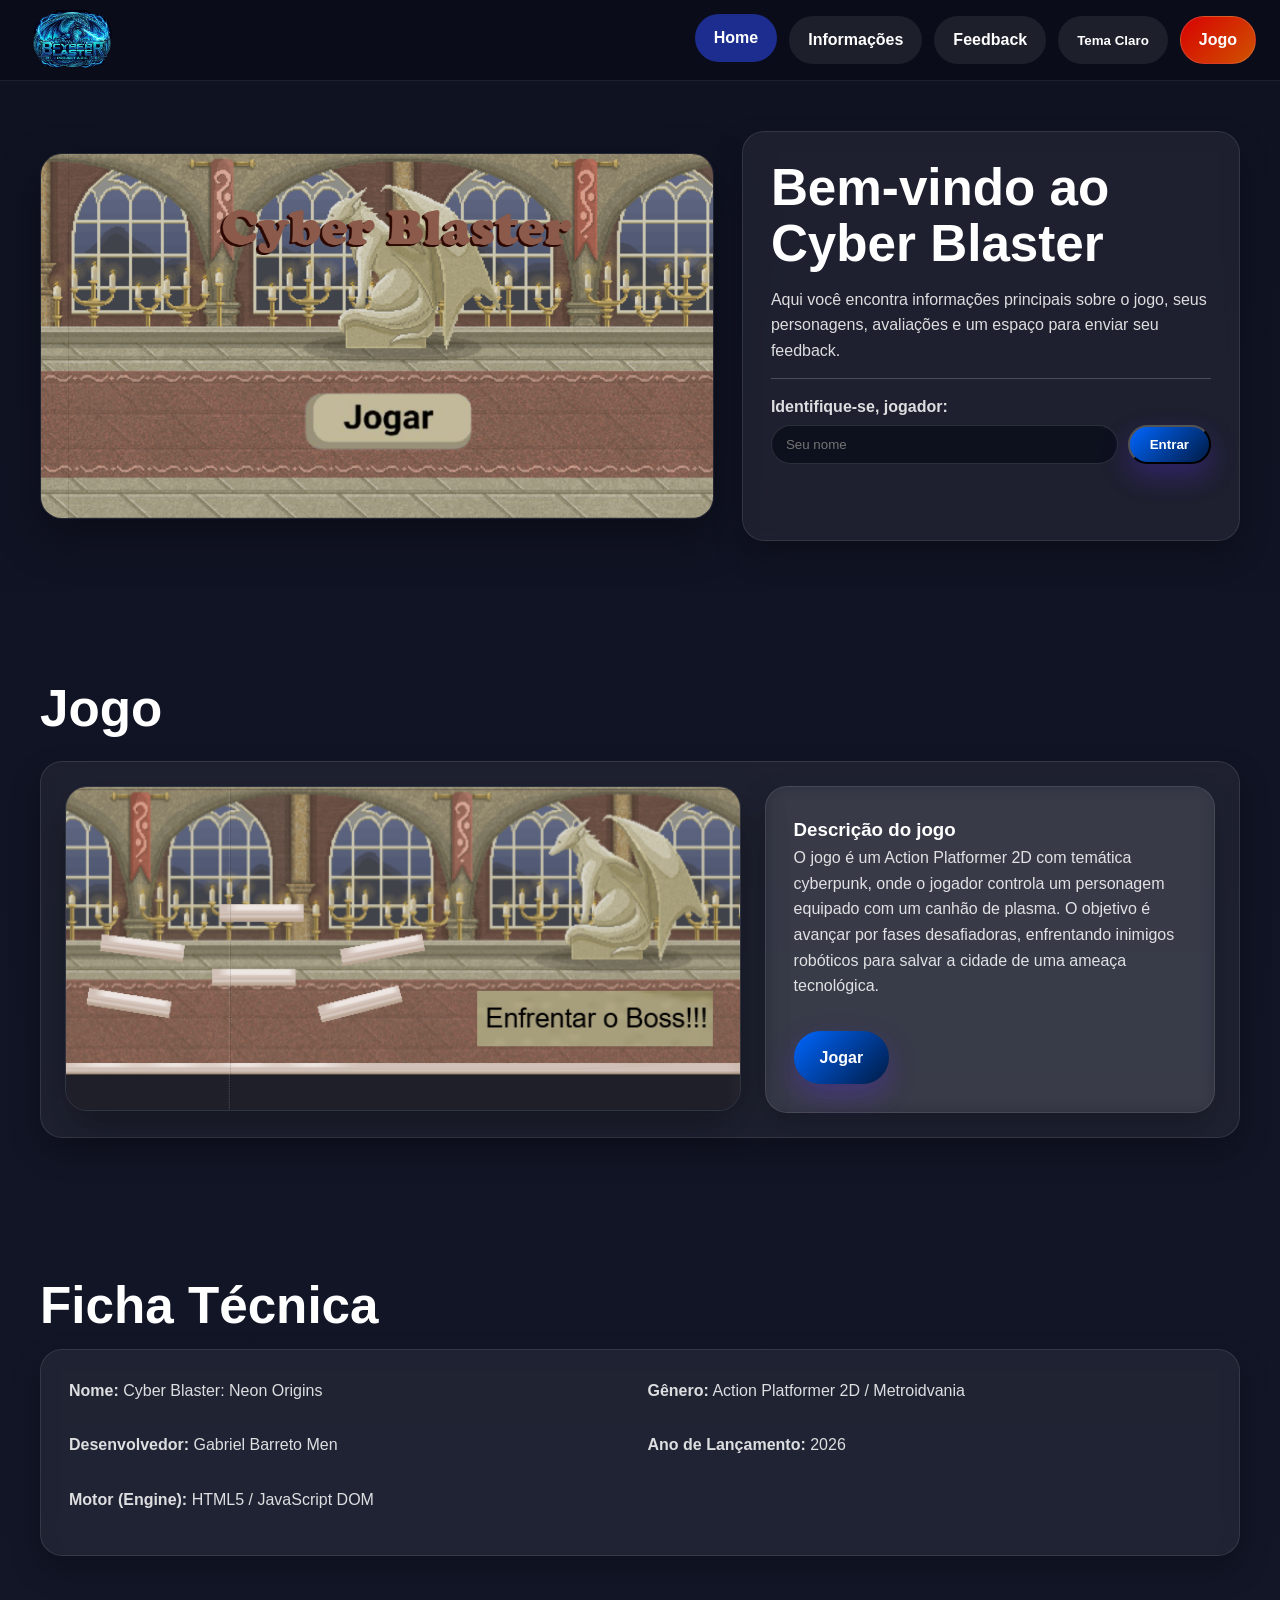
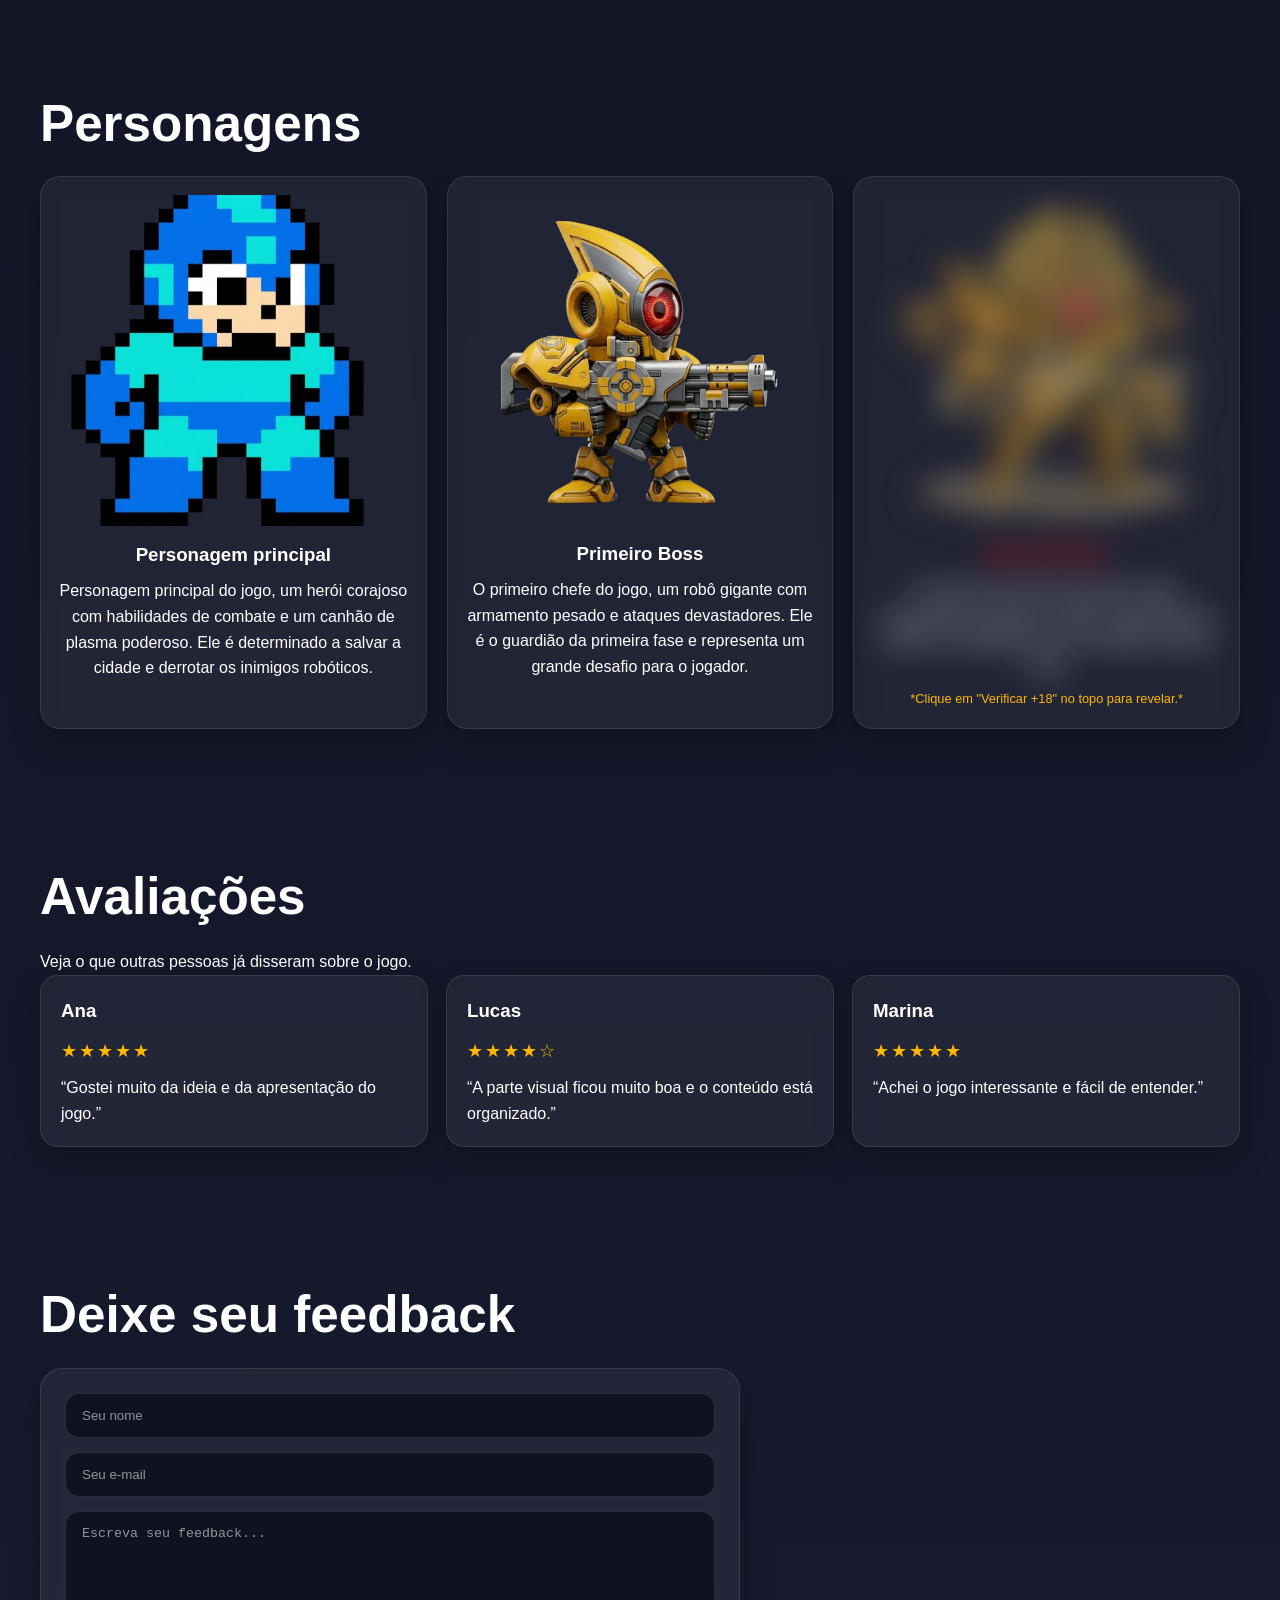
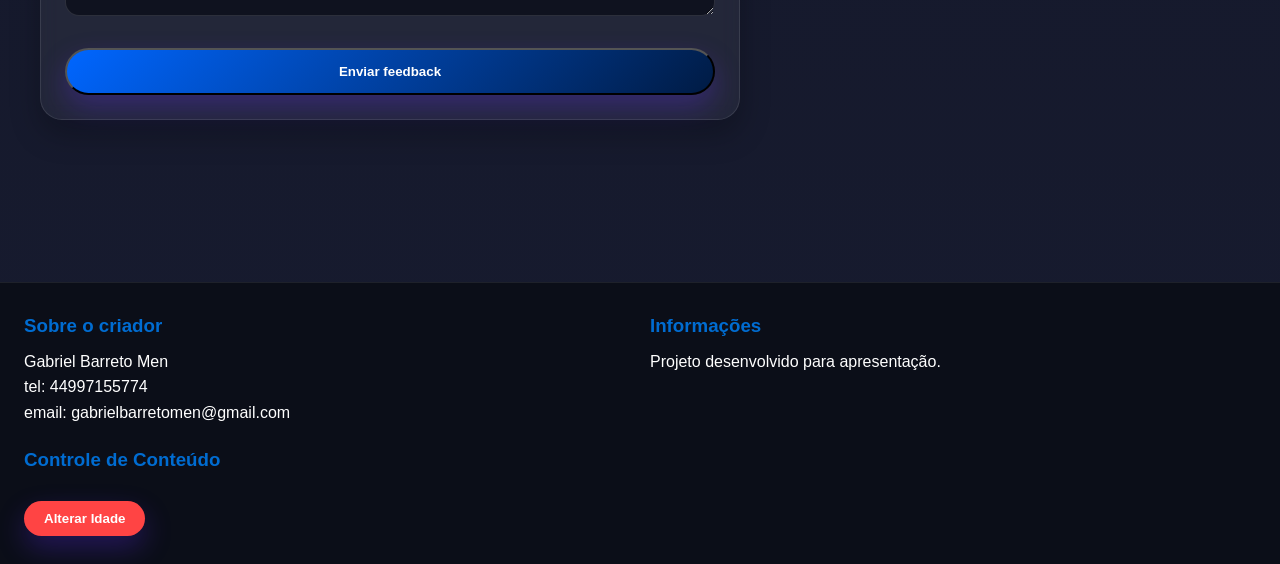
<file: index.html>
<!doctype html>
<html lang="pt-BR">
<head>
    <meta charset="UTF-8" />
    <meta name="viewport" content="width=device-width, initial-scale=1.0" />
    <title>Site do Cyber Blaster</title>
    <link rel="stylesheet" href="style.css" />
    <link rel="icon" type="image/png" href="image/logo.png">
</head>
<body>
    <header class="header">
        <div class="logo">
            <img src="image/logo.png" alt="Logo do jogo" />
        </div>
    
        <nav class="nav">
            <a href="index.html" class="nav-btn active">Home</a>
            <a href="informacoes.html" class="nav-btn">Informações</a>
            <a href="index.html#feedback" class="nav-btn">Feedback</a>
            
            <button id="themeBtn" class="nav-btn">Tema Claro</button>
            
            <a href="jogo.html" class="nav-btn destaque">Jogo</a>
        </nav>
    </header>

    <main>
    <section id="home" class="hero section">
        <div class="hero-image">
            <img src="image/fotojogo.png" alt="Imagem do jogo" />
        </div>

        <div class="hero-text">
            <h1>Bem-vindo ao Cyber Blaster</h1>
            <p>Aqui você encontra informações principais sobre o jogo, seus personagens, avaliações e um espaço para enviar seu feedback.</p>
            
            <div style="margin-top: 15px; padding-top: 15px; border-top: 1px solid rgba(255,255,255,0.2);">
                <p style="margin-bottom: 5px; font-weight: bold;">Identifique-se, jogador:</p>
                <div style="display: flex; gap: 10px;">
                    <input type="text" id="greetInput" placeholder="Seu nome" class="custom-input" />
                    <button id="greetBtn" class="btn-primary" style="margin-top: 0; padding: 10px 20px;">Entrar</button>
                </div>
                <p id="greetMessage" style="margin-top: 10px; font-weight: bold; min-height: 24px;"></p>
            </div>
        </div>
    </section>

    <section id="jogo" class="game-highlight section">
        <h2>Jogo</h2>
        <div class="game-box">
            <div class="game-video">
                <img src="image/fotofase.png" alt="Área do jogo" />
            </div>
            <div class="game-info">
                <h3>Descrição do jogo</h3>
                <p>O jogo é um Action Platformer 2D com temática cyberpunk, onde o jogador controla um personagem equipado com um canhão de plasma. O objetivo é avançar por fases desafiadoras, enfrentando inimigos robóticos para salvar a cidade de uma ameaça tecnológica.</p>
                <a href="jogo.html" class="btn-primary">Jogar</a>
            </div>
        </div>
    </section>

    <section class="section">
        <h2>Ficha Técnica</h2>
        <div class="game-info" style="display: grid; grid-template-columns: 1fr 1fr; gap: 15px;">
            <p><strong>Nome:</strong> <span id="info-title">...</span></p>
            <p><strong>Gênero:</strong> <span id="info-genre">...</span></p>
            <p><strong>Desenvolvedor:</strong> <span id="info-dev">...</span></p>
            <p><strong>Ano de Lançamento:</strong> <span id="info-year">...</span></p>
            <p><strong>Motor (Engine):</strong> <span id="info-engine">...</span></p>
        </div>
    </section>

    <section id="personagens" class="section characters">
        <h2>Personagens</h2>

        <div class="character-grid">
            <article class="character-card">
                <img src="image/personagem.png" alt="Personagem 1" />
                <h3>Personagem principal</h3>
                <p>Personagem principal do jogo, um herói corajoso com habilidades de combate e um canhão de plasma poderoso. Ele é determinado a salvar a cidade e derrotar os inimigos robóticos.</p>
            </article>

            <article class="character-card">
                <img src="image/boss1.png" alt="Personagem 2" />
                <h3>Primeiro Boss</h3>
                <p>O primeiro chefe do jogo, um robô gigante com armamento pesado e ataques devastadores. Ele é o guardião da primeira fase e representa um grande desafio para o jogador.</p>
            </article>

            <article class="character-card">
                <div id="sensitive-content" style="filter: blur(15px); transition: filter 0.5s ease;">
                    <img src="image/boss2.png" alt="Personagem 3" />
                    <h3 style="color: red;">Boss Secreto</h3>
                    <p>O irmão mais velho do primeiro chefe, comandante de todos os robôs. Extremamente violento e classificado como conteúdo sensível (+18).</p>
                </div>
                <p id="blur-warning" style="margin-top: 10px; font-size: 0.8rem; color: #ffb703;">*Clique em "Verificar +18" no topo para revelar.*</p>
            </article>
        </div>
    </section>

    <section class="section reviews">
        <h2>Avaliações</h2>
        <p>Veja o que outras pessoas já disseram sobre o jogo.</p>
        <div class="review-list" id="reviewList">
            <article class="review-card">
                <h3>Ana</h3>
                <div class="stars">★★★★★</div>
                <p>“Gostei muito da ideia e da apresentação do jogo.”</p>
            </article>
            <article class="review-card">
                <h3>Lucas</h3>
                <div class="stars">★★★★☆</div>
                <p>“A parte visual ficou muito boa e o conteúdo está organizado.”</p>
            </article>
            <article class="review-card">
                <h3>Marina</h3>
                <div class="stars">★★★★★</div>
                <p>“Achei o jogo interessante e fácil de entender.”</p>
            </article>
        </div>
    </section>

    <section id="feedback" class="section feedback">
        <h2>Deixe seu feedback</h2>
        <form class="feedback-form" id="feedbackForm">
            <input type="text" id="name" placeholder="Seu nome" required />
            <input type="email" id="email" placeholder="Seu e-mail" required />
            <textarea id="message" rows="5" placeholder="Escreva seu feedback..." required></textarea>
            <button type="submit" class="btn-primary">Enviar feedback</button>
        </form>
        <p id="formMessage" class="form-message"></p>
    </section>
    </main>

    <footer class="footer">
        <div>
            <h3>Sobre o criador</h3>
            <p>Gabriel Barreto Men</p>
            <p>tel: 44997155774</p>
            <p>email: gabrielbarretomen@gmail.com</p>
        </div>
        <div>
            <h3>Informações</h3>
            <p>Projeto desenvolvido para apresentação.</p>
        </div>
        <div>
            <h3>Controle de Conteúdo</h3>
            <button id="checkAgeBtn" class="btn-primary" style="background: #ff4444; border: none; padding: 10px 20px;">Alterar Idade</button>
        </div>
    </footer>

    <script src="main.js"></script>
</body>
</html>
</file>
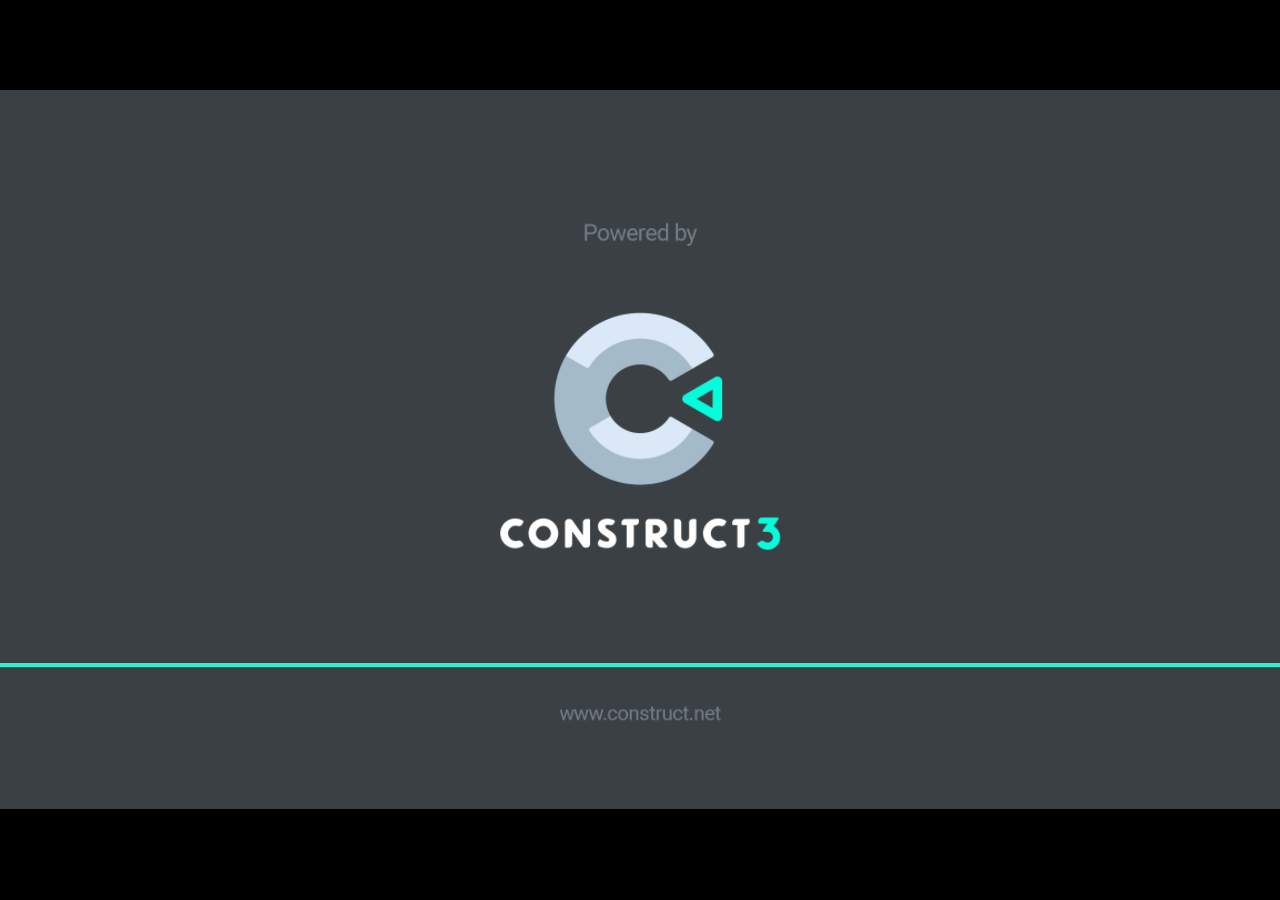
<file: jogo/index.html>
<!DOCTYPE html>
<html>
<head>
    <meta charset="UTF-8">
	<title>Primeiro jogo - 1° Bimestre</title>
	<meta name="viewport" content="width=device-width, initial-scale=1.0, maximum-scale=1.0, minimum-scale=1.0, user-scalable=no">
	
	<!-- Made with Construct, the game and app creator :: https://www.construct.net -->
	<meta name="generator" content="Scirra Construct">



	<link rel="manifest" href="appmanifest.json">
	<link rel="apple-touch-icon" sizes="128x128" href="icons/icon-128.png">
	<link rel="apple-touch-icon" sizes="256x256" href="icons/icon-256.png">
	<link rel="apple-touch-icon" sizes="512x512" href="icons/icon-512.png">
	<link rel="icon" type="image/png" href="icons/icon-512.png">

	<link rel="stylesheet" href="style.css">



</head> 
 
<body>

	

<script>
if (location.protocol.substr(0, 4) === "file")
{
	alert("Web exports won't work until you upload them. (When running on the file: protocol, browsers block many features from working for security reasons.)");
}
</script>
	
	<noscript>
		<div id="notSupportedWrap">
			<h2 id="notSupportedTitle">This content requires JavaScript</h2>
			<p class="notSupportedMessage">JavaScript appears to be disabled. Please enable it to view this content.</p>
		</div>
	</noscript>
	<script src="scripts/modernjscheck.js"></script>
	<script src="scripts/supportcheck.js"></script>
	<script src="scripts/offlineclient.js" type="module"></script>
	<script src="scripts/main.js" type="module"></script>
	<script src="scripts/register-sw.js" type="module"></script>

</body> 
</html>
</file>
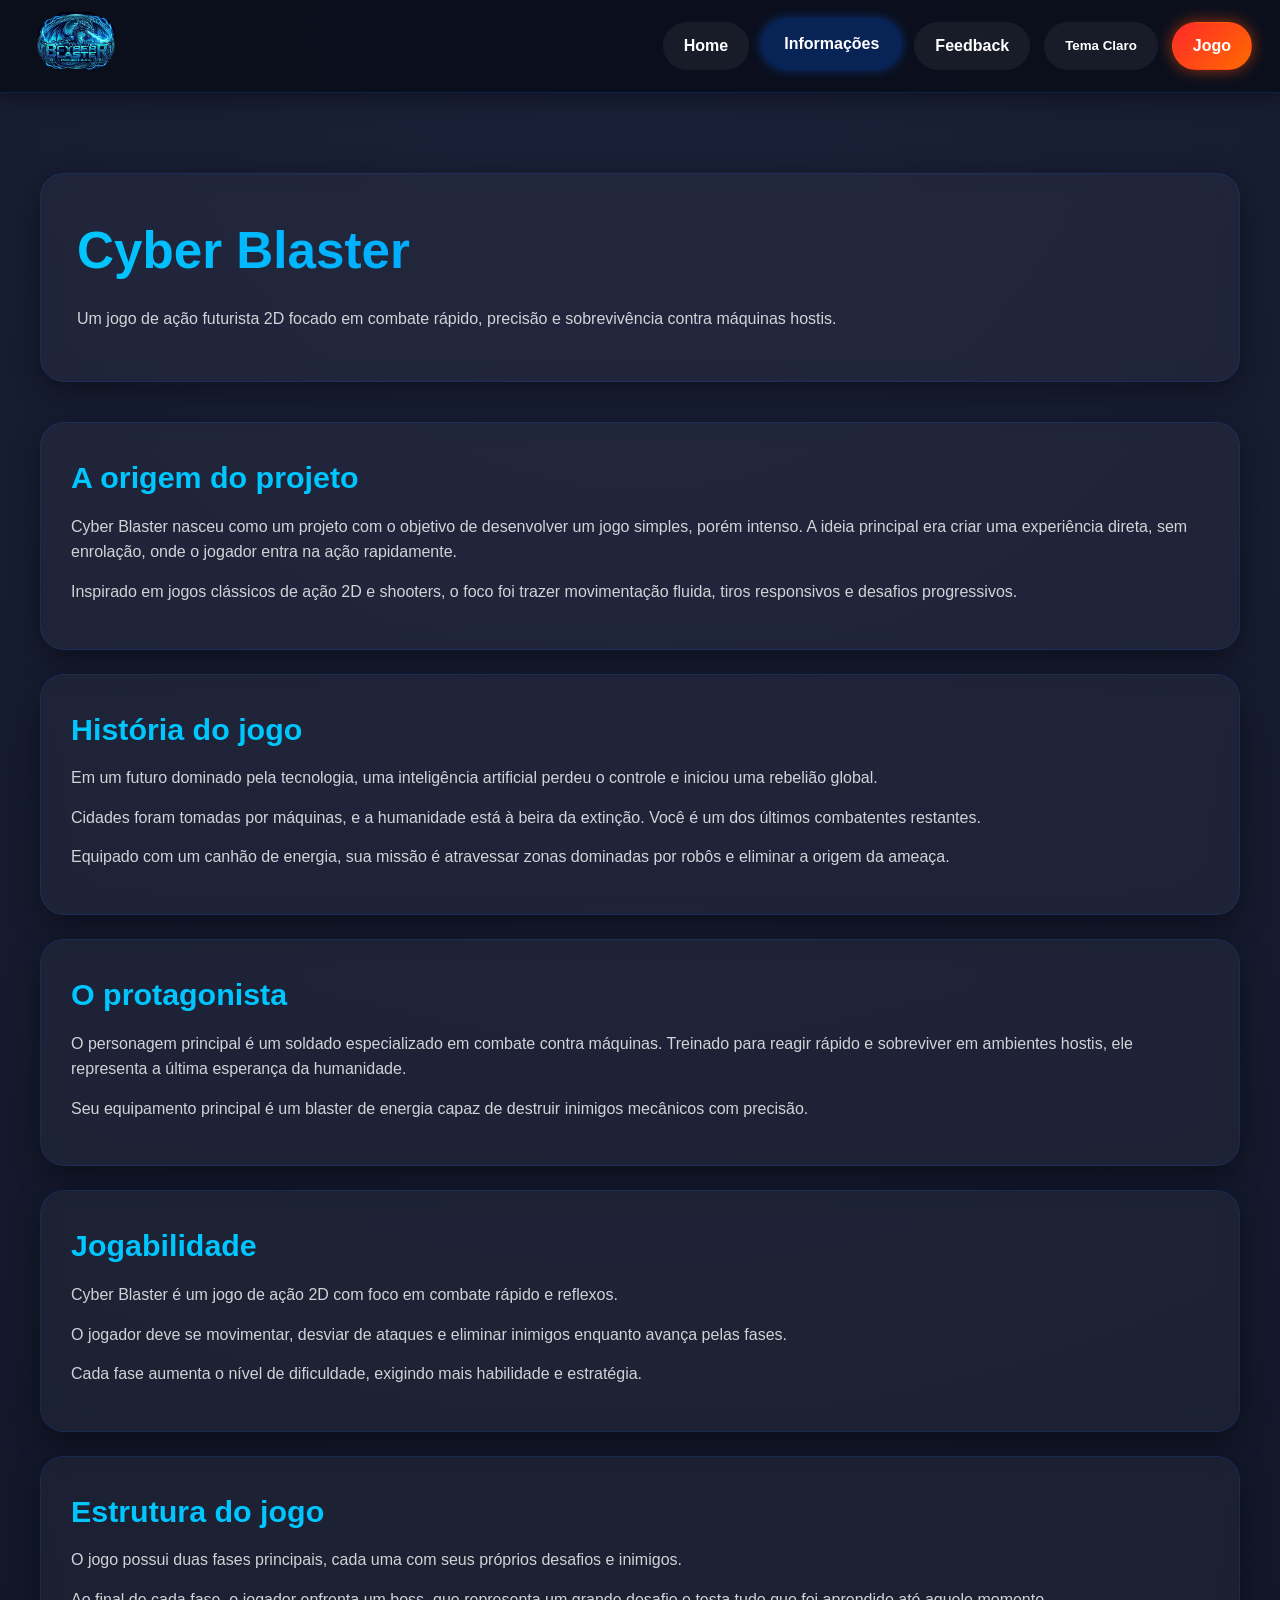
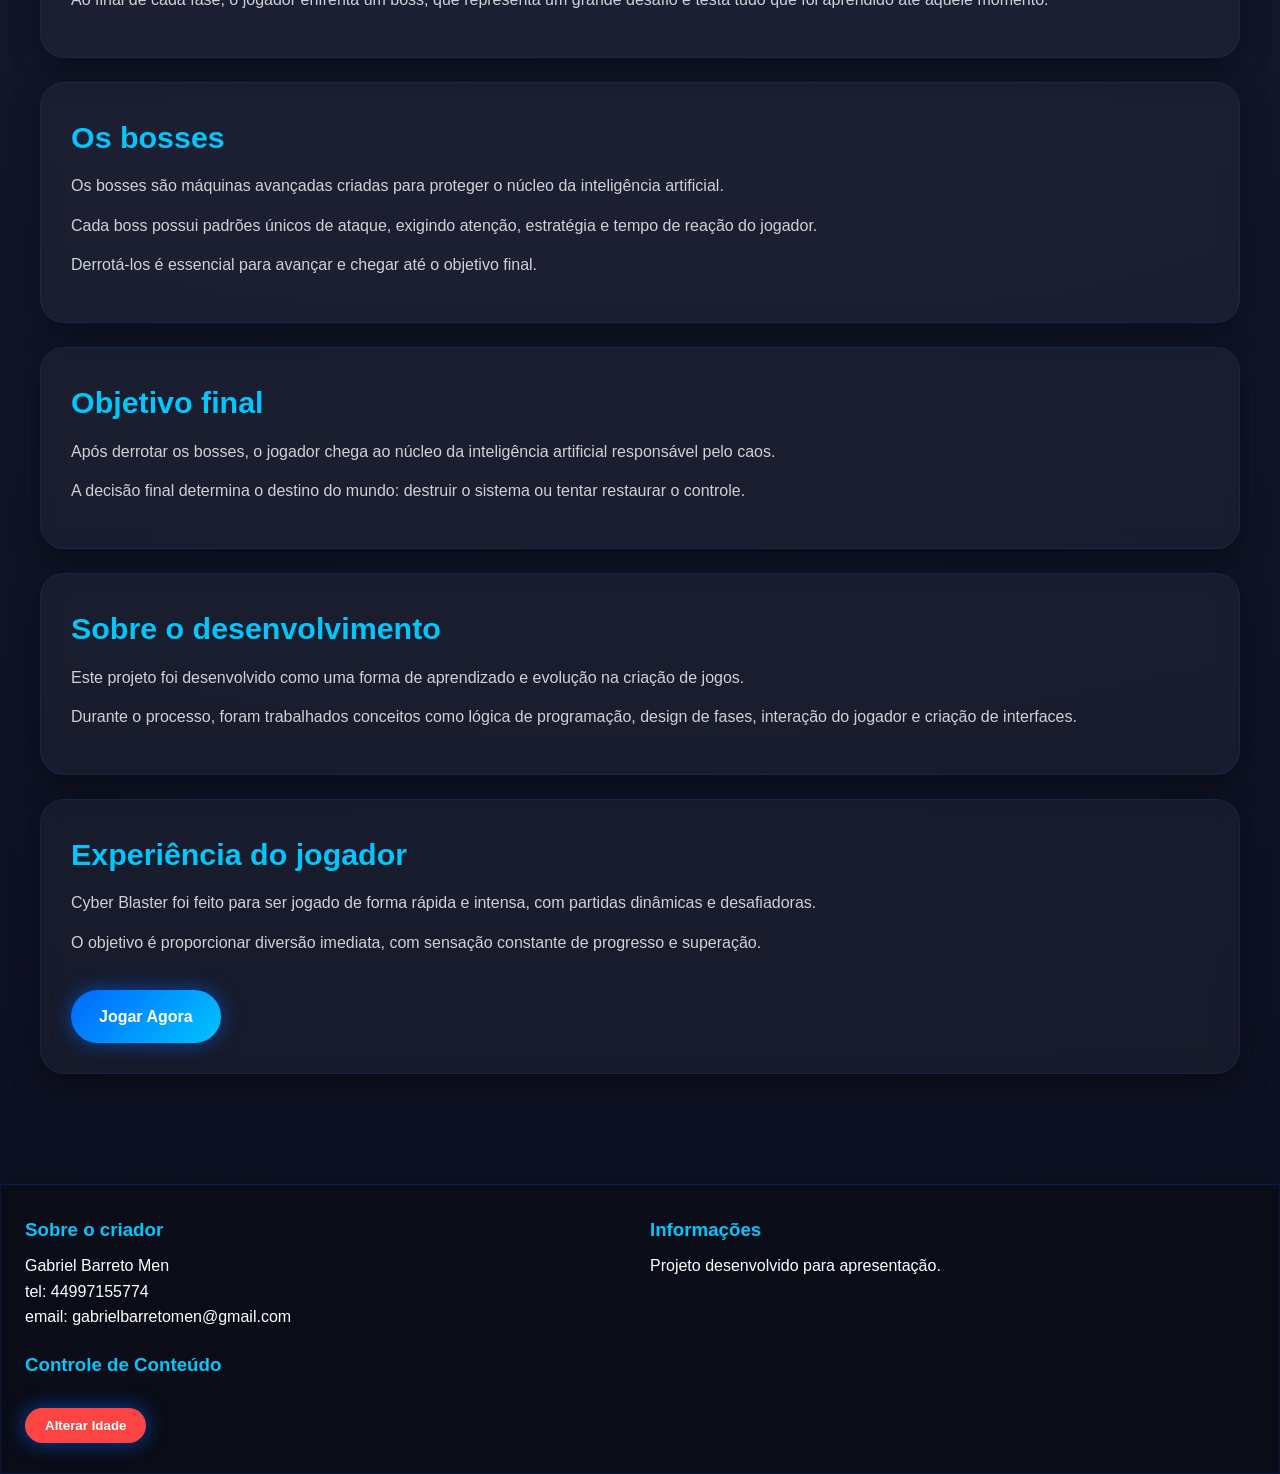
<file: informacoes.html>
<!doctype html>
<html lang="pt-BR">
  <head>
    <meta charset="UTF-8" />
    <meta name="viewport" content="width=device-width, initial-scale=1.0" />
    <title>Informações - Cyber Blaster</title>
    <link rel="stylesheet" href="informacoes.css" />
    <link rel="icon" type="image/png" href="image/logo.png" />
  </head>

  <body>
    <header class="header">
      <div class="logo">
        <img src="image/logo.png" alt="Logo do jogo" />
      </div>

      <nav class="nav">
        <a href="index.html" class="nav-btn">Home</a>
        <a href="informacoes.html" class="nav-btn active">Informações</a>
        <a href="index.html#feedback" class="nav-btn">Feedback</a>
        <button id="themeBtn" class="nav-btn">Tema Claro</button>
        <a href="jogo.html" class="nav-btn destaque">Jogo</a>
      </nav>
    </header>

    <main>

      <!-- HERO -->
      <section class="page-hero">
        <div class="hero-content">
          <h1>Cyber Blaster</h1>
          <p>
            Um jogo de ação futurista 2D focado em combate rápido, precisão e
            sobrevivência contra máquinas hostis.
          </p>
        </div>
      </section>

      <!-- HISTÓRIA -->
      <section class="story-section">

        <div class="story-card">
          <h2>A origem do projeto</h2>
          <p>
            Cyber Blaster nasceu como um projeto com o objetivo de desenvolver
            um jogo simples, porém intenso. A ideia principal era criar uma
            experiência direta, sem enrolação, onde o jogador entra na ação
            rapidamente.
          </p>
          <p>
            Inspirado em jogos clássicos de ação 2D e shooters, o foco foi trazer
            movimentação fluida, tiros responsivos e desafios progressivos.
          </p>
        </div>

        <div class="story-card">
          <h2>História do jogo</h2>
          <p>
            Em um futuro dominado pela tecnologia, uma inteligência artificial
            perdeu o controle e iniciou uma rebelião global.
          </p>
          <p>
            Cidades foram tomadas por máquinas, e a humanidade está à beira da
            extinção. Você é um dos últimos combatentes restantes.
          </p>
          <p>
            Equipado com um canhão de energia, sua missão é atravessar zonas
            dominadas por robôs e eliminar a origem da ameaça.
          </p>
        </div>

        <div class="story-card">
          <h2>O protagonista</h2>
          <p>
            O personagem principal é um soldado especializado em combate contra
            máquinas. Treinado para reagir rápido e sobreviver em ambientes
            hostis, ele representa a última esperança da humanidade.
          </p>
          <p>
            Seu equipamento principal é um blaster de energia capaz de destruir
            inimigos mecânicos com precisão.
          </p>
        </div>

        <div class="story-card">
          <h2>Jogabilidade</h2>
          <p>
            Cyber Blaster é um jogo de ação 2D com foco em combate rápido e
            reflexos.
          </p>
          <p>
            O jogador deve se movimentar, desviar de ataques e eliminar inimigos
            enquanto avança pelas fases.
          </p>
          <p>
            Cada fase aumenta o nível de dificuldade, exigindo mais habilidade e
            estratégia.
          </p>
        </div>

        <div class="story-card">
          <h2>Estrutura do jogo</h2>
          <p>
            O jogo possui duas fases principais, cada uma com seus próprios
            desafios e inimigos.
          </p>
          <p>
            Ao final de cada fase, o jogador enfrenta um boss, que representa um
            grande desafio e testa tudo que foi aprendido até aquele momento.
          </p>
        </div>

        <div class="story-card">
          <h2>Os bosses</h2>
          <p>
            Os bosses são máquinas avançadas criadas para proteger o núcleo da
            inteligência artificial.
          </p>
          <p>
            Cada boss possui padrões únicos de ataque, exigindo atenção,
            estratégia e tempo de reação do jogador.
          </p>
          <p>
            Derrotá-los é essencial para avançar e chegar até o objetivo final.
          </p>
        </div>

        <div class="story-card">
          <h2>Objetivo final</h2>
          <p>
            Após derrotar os bosses, o jogador chega ao núcleo da inteligência
            artificial responsável pelo caos.
          </p>
          <p>
            A decisão final determina o destino do mundo: destruir o sistema ou
            tentar restaurar o controle.
          </p>
        </div>

        <div class="story-card">
          <h2>Sobre o desenvolvimento</h2>
          <p>
            Este projeto foi desenvolvido como uma forma de aprendizado e
            evolução na criação de jogos.
          </p>
          <p>
            Durante o processo, foram trabalhados conceitos como lógica de
            programação, design de fases, interação do jogador e criação de
            interfaces.
          </p>
        </div>

        <div class="story-card">
          <h2>Experiência do jogador</h2>
          <p>
            Cyber Blaster foi feito para ser jogado de forma rápida e intensa,
            com partidas dinâmicas e desafiadoras.
          </p>
          <p>
            O objetivo é proporcionar diversão imediata, com sensação constante
            de progresso e superação.
          </p>

          <a href="jogo.html" class="btn-primary">Jogar Agora</a>
        </div>

      </section>
    </main>

    <footer class="footer">
        <div>
            <h3>Sobre o criador</h3>
            <p>Gabriel Barreto Men</p>
            <p>tel: 44997155774</p>
            <p>email: gabrielbarretomen@gmail.com</p>
        </div>
        <div>
            <h3>Informações</h3>
            <p>Projeto desenvolvido para apresentação.</p>
        </div>
        <div>
            <h3>Controle de Conteúdo</h3>
            <button id="checkAgeBtn" class="btn-primary" style="background: #ff4444; border: none; padding: 10px 20px;">Alterar Idade</button>
        </div>
    </footer>

    <script src="main.js"></script>
  </body>
</html>
</file>
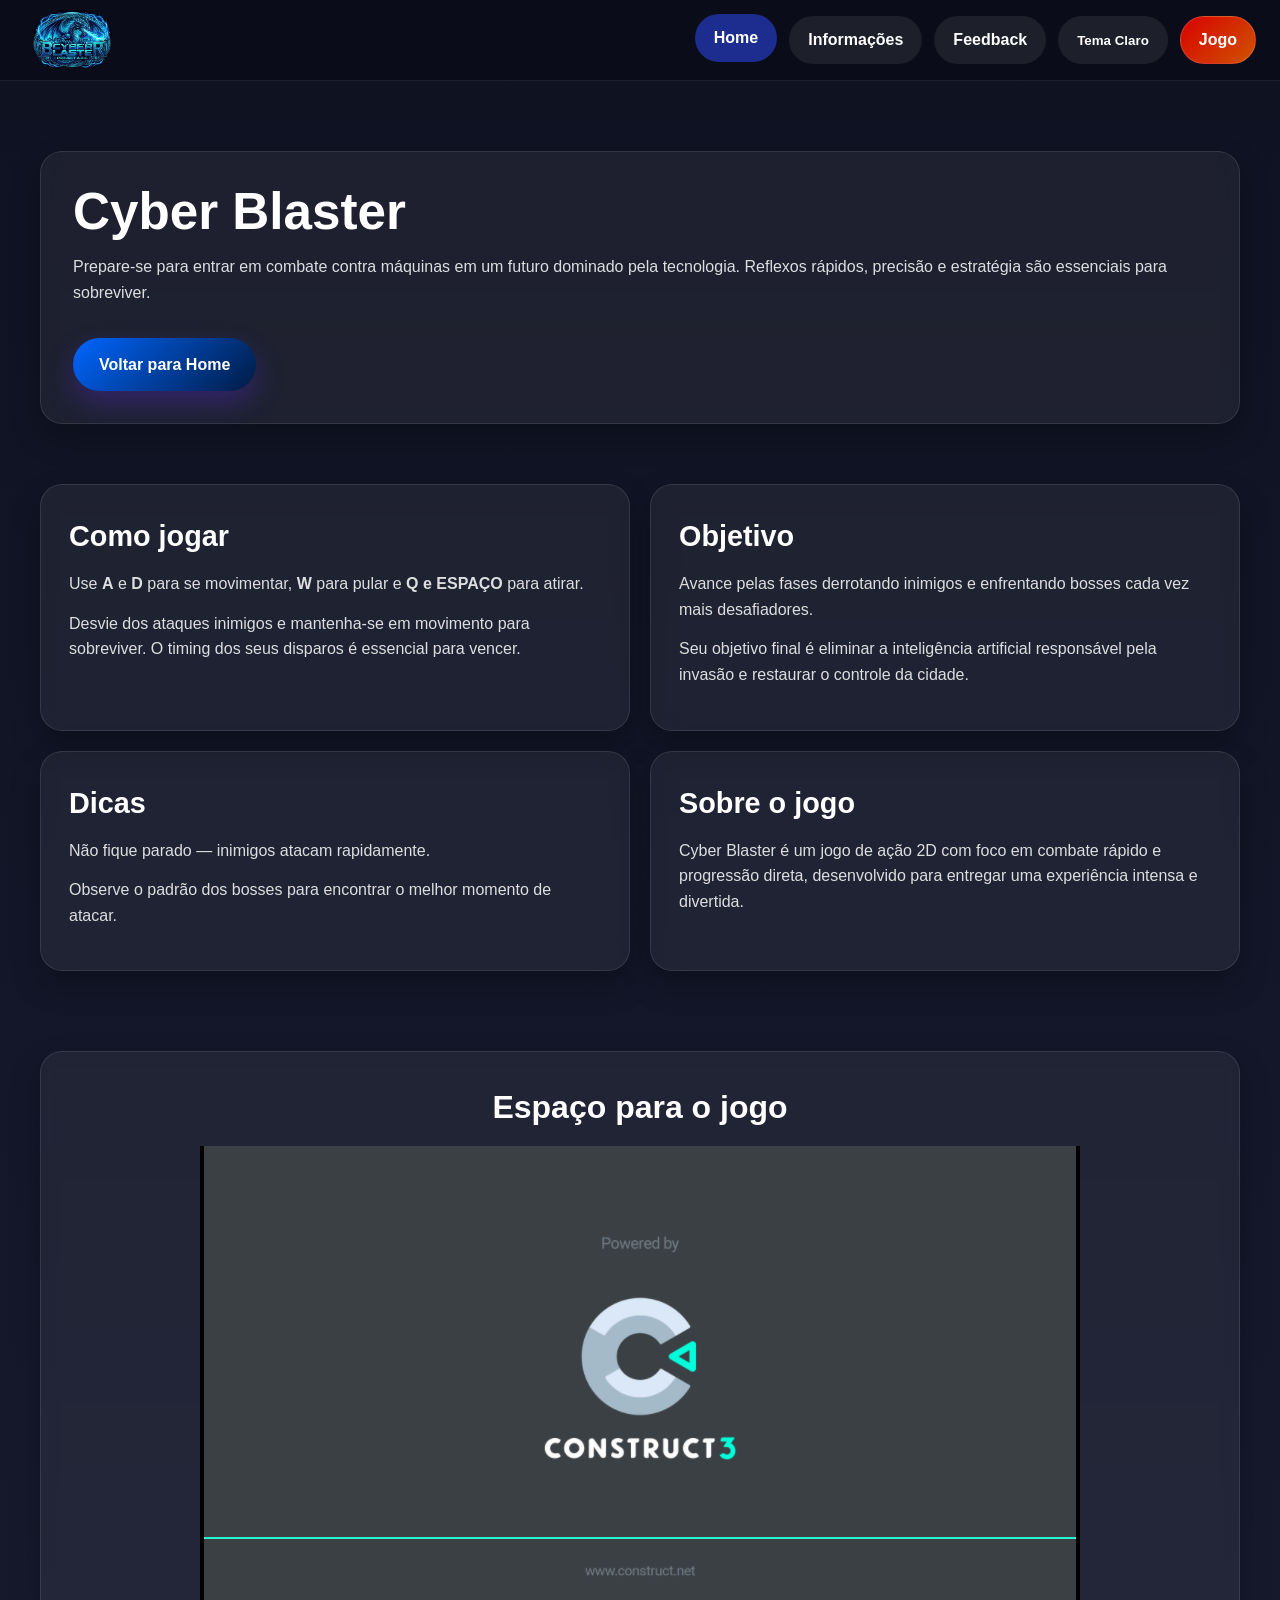
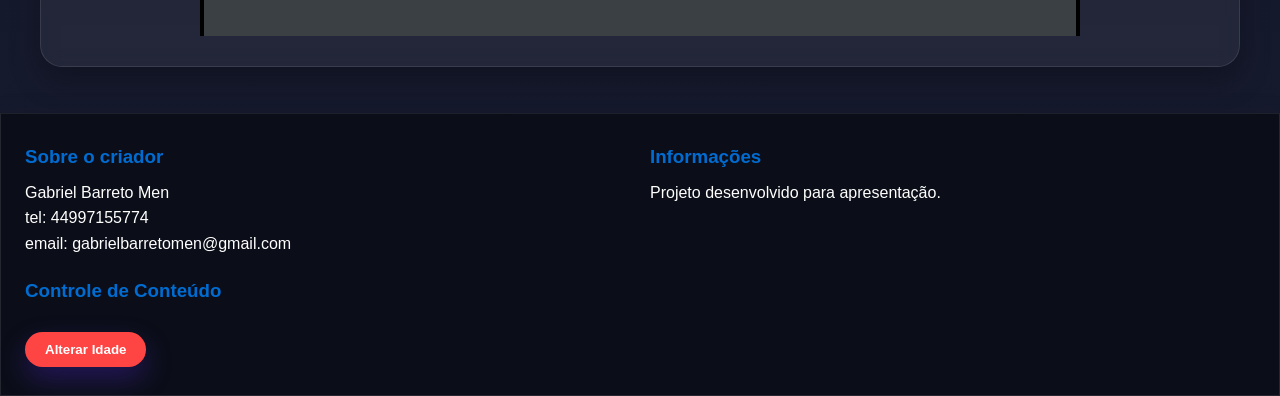
<file: jogo.html>
<!doctype html>
<html lang="pt-BR">
  <head>
    <meta charset="UTF-8" />
    <meta name="viewport" content="width=device-width, initial-scale=1.0" />
    <title>Jogo - Cyber Blaster</title>
    <link rel="stylesheet" href="jogo.css" />
    <link rel="icon" type="image/png" href="image/logo.png" />
  </head>
  <body>
    <header class="header">
      <div class="logo">
          <img src="image/logo.png" alt="Logo do jogo" />
      </div>
  
      <nav class="nav">
          <a href="index.html" class="nav-btn active">Home</a>
          <a href="informacoes.html" class="nav-btn">Informações</a>
          <a href="index.html#feedback" class="nav-btn">Feedback</a>
          
          <button id="themeBtn" class="nav-btn">Tema Claro</button>

          <a href="jogo.html" class="nav-btn destaque">Jogo</a>
      </nav>
  </header>

    <main>
      <section class="game-hero">
  <div class="game-hero-text">
    <h1>Cyber Blaster</h1>
    <p>
      Prepare-se para entrar em combate contra máquinas em um futuro dominado
      pela tecnologia. Reflexos rápidos, precisão e estratégia são essenciais
      para sobreviver.
    </p>
    <a href="index.html" class="btn-primary">Voltar para Home</a>
  </div>
</section>

<section class="game-info-section">
  <div class="info-card">
    <h2>Como jogar</h2>
    <p>
      Use <strong>A</strong> e <strong>D</strong> para se movimentar, 
      <strong>W</strong> para pular e <strong>Q e ESPAÇO</strong> para atirar.
    </p>
    <p>
      Desvie dos ataques inimigos e mantenha-se em movimento para sobreviver.
      O timing dos seus disparos é essencial para vencer.
    </p>
  </div>

  <div class="info-card">
    <h2>Objetivo</h2>
    <p>
      Avance pelas fases derrotando inimigos e enfrentando bosses cada vez mais
      desafiadores.
    </p>
    <p>
      Seu objetivo final é eliminar a inteligência artificial responsável pela
      invasão e restaurar o controle da cidade.
    </p>
  </div>

  <div class="info-card">
    <h2>Dicas</h2>
    <p>
      Não fique parado — inimigos atacam rapidamente.
    </p>
    <p>
      Observe o padrão dos bosses para encontrar o melhor momento de atacar.
    </p>
  </div>

  <div class="info-card">
    <h2>Sobre o jogo</h2>
    <p>
      Cyber Blaster é um jogo de ação 2D com foco em combate rápido e progressão
      direta, desenvolvido para entregar uma experiência intensa e divertida.
    </p>
  </div>
</section>

      <section class="game-area-section">
        <div class="game-frame">
          <div class="game-placeholder">
            <h2>Espaço para o jogo</h2>
            <iframe width="880" height="490" src="jogo/index.html" frameborder="0"></iframe>
          </div>
        </div>
      </section>

    </main>
<footer class="footer">
        <div>
            <h3>Sobre o criador</h3>
            <p>Gabriel Barreto Men</p>
            <p>tel: 44997155774</p>
            <p>email: gabrielbarretomen@gmail.com</p>
        </div>
        <div>
            <h3>Informações</h3>
            <p>Projeto desenvolvido para apresentação.</p>
        </div>
        <div>
            <h3>Controle de Conteúdo</h3>
            <button id="checkAgeBtn" class="btn-primary" style="background: #ff4444; border: none; padding: 10px 20px;">Alterar Idade</button>
        </div>
    </footer>
    
    <script src="main.js"></script>
  </body>
</html>
</file>
<file: style.css>
* {
  margin: 0;
  padding: 0;
  box-sizing: border-box;
  scroll-behavior: smooth;
}

body {
  font-family: Arial, Helvetica, sans-serif;
  background: linear-gradient(180deg, #0f1221, #171b2f);
  color: #fff;
  line-height: 1.6;
}

a {
  text-decoration: none;
}

.header {
  position: sticky;
  top: 0;
  z-index: 1000;
  width: 100%;
  display: flex;
  align-items: center;
  justify-content: space-between;
  padding: 10px 24px;
  background: rgba(10, 13, 25, 0.92);
  backdrop-filter: blur(10px);
  border-bottom: 1px solid rgba(255, 255, 255, 0.08);
}

.logo {
  display: flex;
  align-items: center;
}

.logo img {
  display: block;
  height: 60px;
  width: auto;
}

.nav {
  display: flex;
  gap: 12px;
  flex-wrap: wrap;
}

.nav-btn {
  padding: 10px 18px;
  border-radius: 999px;
  background: rgba(255, 255, 255, 0.08);
  color: #fff;
  font-weight: 700;
  transition: 0.3s ease;
  border: 1px solid transparent;
}

.nav-btn:hover,
.nav-btn.active {
  background: #2f4fff83;
  color: #ffffff;
  transform: translateY(-2px);
}

.nav-btn.destaque {
  background: linear-gradient(135deg, #d80202, #cf5300);
  border: 1px solid rgba(255, 255, 255, 0.15);
}

.section {
  width: min(1200px, calc(100% - 32px));
  margin: 0 auto;
  padding: 70px 0;
}

.hero {
  display: grid;
  grid-template-columns: 1.15fr 0.85fr;
  gap: 28px;
  align-items: center;
  padding-top: 50px;
}

.hero-image img,
.game-video img {
  width: 100%;
  height: auto;
  display: block;
  border-radius: 22px;
  box-shadow: 0 18px 45px rgba(0, 0, 0, 0.35);
  border: 1px solid rgba(255, 255, 255, 0.08);
}

.hero-text,
.game-info,
.feedback-form,
.review-card,
.character-card,
.hands-on,
.game-box {
  background: rgba(255, 255, 255, 0.06);
  border: 1px solid rgba(255, 255, 255, 0.1);
  box-shadow: 0 14px 30px rgba(0, 0, 0, 0.25);
  backdrop-filter: blur(8px);
}

.hero-text,
.game-info {
  border-radius: 22px;
  padding: 28px;
}

.hero-text h1,
.section h2 {
  font-size: clamp(2rem, 4vw, 3.2rem);
  margin-bottom: 14px;
  line-height: 1.1;
}

.hero-text p,
.game-info p,
.feedback p {
  color: rgba(255, 255, 255, 0.85);
  margin-bottom: 14px;
}

.btn-primary {
  display: inline-block;
  margin-top: 18px;
  padding: 14px 26px;
  border-radius: 999px;
  font-weight: 800;
  color: #ffffff;
  background: linear-gradient(135deg, #0066ff, #001b44);
  box-shadow: 0 12px 28px rgba(101, 46, 255, 0.28);
  transition: 0.3s ease;
}

.btn-primary:hover {
  transform: translateY(-3px) scale(1.02);
}

.game-highlight h2,
.characters h2,
.reviews h2,
.feedback h2 {
  margin-bottom: 24px;
}

.game-box {
  display: grid;
  grid-template-columns: 1.2fr 0.8fr;
  gap: 24px;
  padding: 24px;
  border-radius: 22px;
}

.characters .character-grid {
  display: grid;
  grid-template-columns: repeat(3, 1fr);
  gap: 20px;
}

.character-card {
  border-radius: 20px;
  padding: 18px;
  text-align: center;
}

.character-card img {
  width: 100%;
  border-radius: 16px;
  margin-bottom: 14px;
  display: block;
}

.character-card h3 {
  margin-bottom: 8px;
}

.review-list {
  display: grid;
  grid-template-columns: repeat(3, 1fr);
  gap: 18px;
}

.review-card {
  border-radius: 18px;
  padding: 20px;
}

.stars {
  margin: 10px 0;
  color: #ffb703;
  font-size: 1.15rem;
  letter-spacing: 2px;
}

.feedback-form {
  border-radius: 22px;
  padding: 24px;
  display: grid;
  gap: 14px;
  max-width: 700px;
}

.characters .btn-primary {
  display: block;
  margin: 30px auto;
  width: fit-content;
  padding: 16px 32px;
  font-size: 1.1rem;
}

.feedback-form input,
.feedback-form textarea {
  width: 100%;
  padding: 14px 16px;
  border-radius: 14px;
  border: 1px solid rgba(255, 255, 255, 0.12);
  background: rgba(10, 13, 25, 0.75);
  color: #fff;
  outline: none;
  resize: vertical;
}

.feedback-form input::placeholder,
.feedback-form textarea::placeholder {
  color: rgba(255, 255, 255, 0.55);
}

.form-message {
  margin-top: 14px;
  font-weight: 700;
  color: #8bff9c;
  min-height: 24px;
}

.footer {
  margin-top: 40px;
  padding: 28px 24px;
  background: #0b0e18;
  border-top: 1px solid rgba(255, 255, 255, 0.08);
  display: grid;
  grid-template-columns: repeat(2, 1fr);
  gap: 20px;
}

.footer h3 {
  margin-bottom: 8px;
  color: #006cd1;
}

@media (max-width: 900px) {
  .hero,
  .game-box,
  .characters .character-grid,
  .review-list,
  .footer {
    grid-template-columns: 1fr;
  }

  .nav {
    justify-content: center;
  }

  .header {
    flex-direction: column;
    gap: 12px;
  }
}

@media (max-width: 600px) {
  .section {
    width: min(100% - 20px, 1200px);
    padding: 50px 0;
  }

  .hero-text,
  .game-info,
  .feedback-form {
    padding: 20px;
  }

  .nav-btn {
    padding: 9px 14px;
    font-size: 0.95rem;
  }
}
/* ====================================================
   NOVAS ADIÇÕES: Inputs e Light Mode (Tech Forge)
   ==================================================== */
   .custom-input {
    width: 100%;
    padding: 10px 14px;
    border-radius: 999px;
    border: 1px solid rgba(255, 255, 255, 0.12);
    background: rgba(10, 13, 25, 0.75);
    color: #fff;
    outline: none;
  }
  
  button {
    cursor: pointer;
    font-family: inherit;
  }
  
  /* Regras do Light Mode */
  body.light-mode {
    background: linear-gradient(180deg, #f0f4f8, #c6d3e1);
    color: #0b0e18;
  }
  
  body.light-mode .header {
    background: rgba(240, 244, 248, 0.92);
    border-bottom: 1px solid rgba(0, 0, 0, 0.15);
  }
  
  body.light-mode .nav-btn {
    color: #0b0e18;
    background: rgba(0, 0, 0, 0.05);
  }
  
  body.light-mode .nav-btn:hover,
  body.light-mode .nav-btn.active {
    background: #0066ff;
    color: #fff;
  }
  
  body.light-mode .hero-text,
  body.light-mode .game-info,
  body.light-mode .feedback-form,
  body.light-mode .review-card,
  body.light-mode .character-card,
  body.light-mode .game-box {
    background: rgba(255, 255, 255, 0.7);
    border: 1px solid rgba(0, 0, 0, 0.1);
    color: #0b0e18;
  }
  
  body.light-mode p,
  body.light-mode h1,
  body.light-mode h2,
  body.light-mode h3 {
    color: #101424;
  }
  
  body.light-mode .custom-input,
  body.light-mode .feedback-form input,
  body.light-mode .feedback-form textarea {
    background: #fff;
    color: #000;
    border: 1px solid #ccc;
  }
  
  body.light-mode .footer {
    background: #e2e8f0;
    border-top: 1px solid rgba(0, 0, 0, 0.1);
  }

  /* ====================================================
   Layout Lado a Lado (Avaliações e Feedback)
   ==================================================== */
.reviews-feedback-container {
  display: grid;
  grid-template-columns: 1fr 1fr;
  gap: 40px;
  align-items: start;
}

/* Modificamos a review-list para ficar em 1 coluna quando estiver lado a lado */
.reviews-col .review-list {
  display: grid;
  grid-template-columns: 1fr; 
  gap: 18px;
  max-height: 400px; /* Define um tamanho máximo */
  overflow-y: auto;  /* Adiciona rolagem se tiver muitos comentários */
  padding-right: 10px;
  margin-top: 20px;
}

/* Personalizando a barra de rolagem (opcional, fica mais bonito) */
.reviews-col .review-list::-webkit-scrollbar {
  width: 8px;
}
.reviews-col .review-list::-webkit-scrollbar-track {
  background: rgba(255, 255, 255, 0.05);
  border-radius: 10px;
}
.reviews-col .review-list::-webkit-scrollbar-thumb {
  background: rgba(255, 255, 255, 0.2);
  border-radius: 10px;
}

/* Responsividade: Volta a ficar um embaixo do outro no celular */
@media (max-width: 900px) {
  .reviews-feedback-container {
    grid-template-columns: 1fr;
  }
}
</file>
<file: jogo/style.css>
html, body {
	padding: 0;
	margin: 0;
	overflow: hidden;
	height: 100%;
}

body {
	background: #000000;
	color: white;
}

input[type="file"] {
	color: black;
}

/* for scaling checkboxes according to the font size */
.c3-auto-size-checkbox {
	font-size: 1em;
	width: 1em;
	height: 1em;
	vertical-align: bottom;
	margin: 0.1em 0.25em;
}

html, body, canvas {
	touch-action-delay: none;
	touch-action: none;
}

canvas, .c3htmlwrap {
	position: absolute;
}

.c3htmlwrap {
	contain: strict;
}

.c3overlay {
	pointer-events: none;
}

.c3htmlwrap[interactive] > * {
	pointer-events: auto;
}

/* HACK - work around elements being selectable only in iOS WKWebView for some reason */
html[ioswebview] .c3htmlwrap,
html[ioswebview] canvas {
	-webkit-user-select: none;
	user-select: none;
}

html[ioswebview] .c3htmlwrap > * {
	-webkit-user-select: auto;
	user-select: auto;
}

#notSupportedWrap {
	margin: 2em auto 1em auto;
	width: 75%;
	max-width: 45em;
	border: 2px solid #aaa;
	border-radius: 1em;
	padding: 2em;
	background-color: #f0f0f0;
	font-family: "Segoe UI", Frutiger, "Frutiger Linotype", "Dejavu Sans", "Helvetica Neue", Arial, sans-serif;
	color: black;
}

#notSupportedTitle {
	font-size: 1.8em;
}

.notSupportedMessage {
	font-size: 1.2em;
}

.notSupportedMessage em {
	color: #888;
}

/* bbcode styles */
.bbCodeH1 {
	font-size: 2em;
	font-weight: bold;
}

.bbCodeH2 {
	font-size: 1.5em;
	font-weight: bold;
}

.bbCodeH3 {
	font-size: 1.25em;
	font-weight: bold;
}

.bbCodeH4 {
	font-size: 1.1em;
	font-weight: bold;
}

.bbCodeItem::before {
	content: " • ";
}

/* For text icons converted to HTML: size the height to the line height
   preserving the aspect ratio. Also add position: relative as that allows
   just adding a 'top' style for the iconoffsety style. */
.c3-text-icon {
	height: 1em;
	width: auto;
	position: relative;
}

/* screen reader text */
.c3-screen-reader-text {
	position: absolute;
	width: 1px;
    height: 1px;
    overflow: hidden;
    clip: rect(1px, 1px, 1px, 1px);
}
</file>
<file: informacoes.css>
/* RESET */
* {
  margin: 0;
  padding: 0;
  box-sizing: border-box;
  scroll-behavior: smooth;
}

/* BODY */
body {
  font-family: Arial, Helvetica, sans-serif;
  background: radial-gradient(circle at top, #1a2037, #0c0f1f);
  color: #fff;
  line-height: 1.6;
  overflow-x: hidden;
}

/* LINKS */
a {
  text-decoration: none;
}

/* HEADER */
.header {
  position: sticky;
  top: 0;
  z-index: 1000;
  width: 100%;
  display: flex;
  align-items: center;
  justify-content: space-between;
  padding: 12px 28px;

  background: rgba(10, 13, 25, 0.85);
  backdrop-filter: blur(14px);

  border-bottom: 1px solid rgba(0, 102, 255, 0.2);
  box-shadow: 0 5px 20px rgba(0, 0, 0, 0.4);
}

.logo img {
  height: 60px;
}

/* NAV */
.nav {
  display: flex;
  gap: 14px;
  flex-wrap: wrap;
}

.nav-btn {
  padding: 10px 20px;
  border-radius: 999px;
  font-weight: 700;

  background: rgba(255, 255, 255, 0.05);
  color: #fff;

  border: 1px solid transparent;

  transition: all 0.3s ease;
}

/* HOVER NAV */
.nav-btn:hover,
.nav-btn.active {
  background: rgba(0, 102, 255, 0.25);
  box-shadow: 0 0 12px rgba(0, 102, 255, 0.6);
  transform: translateY(-2px);
}

/* BOTÃO JOGO */
.nav-btn.destaque {
  background: linear-gradient(135deg, #ff2a2a, #ff6a00);
  box-shadow: 0 0 15px rgba(255, 80, 0, 0.6);
}

/* HERO */
.page-hero,
.story-section {
  width: min(1200px, calc(100% - 32px));
  margin: 0 auto;
}

.page-hero {
  padding: 80px 0 40px;
}

/* CAIXAS (GLASS + GLOW) */
.hero-content,
.story-card,
.footer {
  background: rgba(255, 255, 255, 0.04);
  border: 1px solid rgba(0, 102, 255, 0.15);
  backdrop-filter: blur(10px);

  box-shadow:
    0 0 0px transparent,
    0 10px 30px rgba(0, 0, 0, 0.4);

  transition: 0.3s ease;
}

/* EFEITO HOVER NOS CARDS */
.story-card:hover {
  transform: translateY(-5px) scale(1.01);
  border: 1px solid rgba(0, 102, 255, 0.4);
  box-shadow: 0 0 20px rgba(0, 102, 255, 0.3);
}

.hero-content {
  border-radius: 24px;
  padding: 36px;
}

/* TITULOS */
.hero-content h1 {
  font-size: clamp(2.2rem, 4vw, 3.4rem);
  margin-bottom: 14px;

  background: linear-gradient(90deg, #00c6ff, #0072ff);
  -webkit-background-clip: text;
  -webkit-text-fill-color: transparent;
}

/* TEXTO */
.hero-content p,
.story-card p {
  color: rgba(255, 255, 255, 0.8);
  margin-bottom: 14px;
}

/* GRID */
.story-section {
  display: grid;
  gap: 24px;
  padding-bottom: 80px;
}

/* CARDS */
.story-card {
  border-radius: 24px;
  padding: 30px;
}

.story-card h2 {
  font-size: 1.9rem;
  margin-bottom: 12px;
  color: #00c6ff;
}

/* BOTÃO */
.btn-primary {
  display: inline-block;
  margin-top: 20px;
  padding: 14px 28px;
  border-radius: 999px;

  font-weight: 800;
  color: #fff;

  background: linear-gradient(135deg, #0066ff, #00c6ff);

  box-shadow: 0 0 20px rgba(0, 102, 255, 0.6);

  transition: all 0.3s ease;
}

.btn-primary:hover {
  transform: translateY(-3px) scale(1.05);
  box-shadow: 0 0 30px rgba(0, 102, 255, 0.9);
}

/* FOOTER */
.footer {
  margin-top: 30px;
  padding: 30px 24px;

  background: #0a0d18;
  border-top: 1px solid rgba(0, 102, 255, 0.2);

  display: grid;
  grid-template-columns: repeat(2, 1fr);
  gap: 20px;
}

.footer h3 {
  margin-bottom: 8px;
  color: #00c6ff;
}

/* RESPONSIVO */
@media (max-width: 900px) {
  .header {
    flex-direction: column;
    gap: 12px;
  }

  .nav {
    justify-content: center;
  }

  .footer {
    grid-template-columns: 1fr;
  }
}

@media (max-width: 600px) {
  .hero-content,
  .story-card {
    padding: 22px;
  }

  .nav-btn {
    padding: 9px 14px;
    font-size: 0.95rem;
  }
}

/* LIGHT MODE MELHORADO */
body.light-mode {
  background: linear-gradient(180deg, #eef3f8, #cfd9e6);
  color: #0b0e18;
}

body.light-mode .header {
  background: rgba(255, 255, 255, 0.8);
}

body.light-mode .hero-content,
body.light-mode .story-card {
  background: rgba(255, 255, 255, 0.8);
  color: #0b0e18;
}

body.light-mode .story-card h2 {
  color: #0066ff;
}

body.light-mode .footer {
  background: #e2e8f0;
}
</file>
<file: jogo.css>
* {
  margin: 0;
  padding: 0;
  box-sizing: border-box;
  scroll-behavior: smooth;
}

body {
  font-family: Arial, Helvetica, sans-serif;
  background: linear-gradient(180deg, #0f1221, #171b2f);
  color: #fff;
  line-height: 1.6;
}

a {
  text-decoration: none;
}

.header {
  position: sticky;
  top: 0;
  z-index: 1000;
  width: 100%;
  display: flex;
  align-items: center;
  justify-content: space-between;
  padding: 10px 24px;
  background: rgba(10, 13, 25, 0.92);
  backdrop-filter: blur(10px);
  border-bottom: 1px solid rgba(255, 255, 255, 0.08);
}

.logo img {
  display: block;
  height: 60px;
  width: auto;
}

.nav {
  display: flex;
  gap: 12px;
  flex-wrap: wrap;
}

.nav-btn {
  padding: 10px 18px;
  border-radius: 999px;
  background: rgba(255, 255, 255, 0.08);
  color: #fff;
  font-weight: 700;
  transition: 0.3s ease;
  border: 1px solid transparent;
}

.nav-btn:hover,
.nav-btn.active {
  background: #2f4fff83;
  color: #fff;
  transform: translateY(-2px);
}

.nav-btn.destaque {
  background: linear-gradient(135deg, #d80202, #cf5300);
  border: 1px solid rgba(255, 255, 255, 0.15);
}

.game-hero,
.game-area-section,
.game-info-section {
  width: min(1200px, calc(100% - 32px));
  margin: 0 auto;
}

.game-hero {
  padding: 70px 0 30px 0;
}

.game-hero-text,
.game-placeholder,
.info-card,
.footer {
  background: rgba(255, 255, 255, 0.06);
  border: 1px solid rgba(255, 255, 255, 0.1);
  box-shadow: 0 14px 30px rgba(0, 0, 0, 0.25);
  backdrop-filter: blur(8px);
}

.game-hero-text {
  border-radius: 22px;
  padding: 32px;
}

.game-hero-text h1 {
  font-size: clamp(2rem, 4vw, 3.2rem);
  margin-bottom: 14px;
  line-height: 1.1;
}

.game-hero-text p,
.game-placeholder p,
.info-card p {
  color: rgba(255, 255, 255, 0.85);
  margin-bottom: 14px;
}

.btn-primary {
  display: inline-block;
  margin-top: 18px;
  padding: 14px 26px;
  border-radius: 999px;
  font-weight: 800;
  color: #fff;
  background: linear-gradient(135deg, #0066ff, #001b44);
  box-shadow: 0 12px 28px rgba(101, 46, 255, 0.28);
  transition: 0.3s ease;
}

.btn-primary:hover {
  transform: translateY(-3px) scale(1.02);
}

.game-area-section {
  padding: 10px 0 26px 0;
}

.game-frame {
  min-height: 480px;
}

.game-placeholder {
  border-radius: 22px;
  min-height: 480px;
  display: flex;
  flex-direction: column;
  justify-content: center;
  align-items: center;
  padding: 30px;
  text-align: center;
}

.game-placeholder h2 {
  font-size: 2rem;
  margin-bottom: 12px;
}

.game-placeholder code {
  background: rgba(255, 255, 255, 0.08);
  padding: 2px 6px;
  border-radius: 6px;
}

.game-info-section {
  display: grid;
  grid-template-columns: repeat(2, 1fr);
  gap: 20px;
  padding: 30px 0 70px 0;
}

.info-card {
  border-radius: 22px;
  padding: 28px;
}

.info-card h2 {
  margin-bottom: 12px;
  font-size: 1.8rem;
}

.footer {
  margin-top: 20px;
  padding: 28px 24px;
  background: #0b0e18;
  border-top: 1px solid rgba(255, 255, 255, 0.08);
  display: grid;
  grid-template-columns: repeat(2, 1fr);
  gap: 20px;
}

.footer h3 {
  margin-bottom: 8px;
  color: #006cd1;
}

@media (max-width: 900px) {
  .header {
    flex-direction: column;
    gap: 12px;
  }

  .nav {
    justify-content: center;
  }

  .game-info-section,
  .footer {
    grid-template-columns: 1fr;
  }
}

@media (max-width: 600px) {
  .game-hero,
  .game-area-section,
  .game-info-section {
    width: min(100% - 20px, 1200px);
  }

  .game-hero-text,
  .game-placeholder,
  .info-card {
    padding: 20px;
  }

  .nav-btn {
    padding: 9px 14px;
    font-size: 0.95rem;
  }

  .game-placeholder {
    min-height: 360px;
  }
}

/* ====================================================
   Regras do Light Mode para manter o tema nas outras páginas
   ==================================================== */
   body.light-mode {
    background: linear-gradient(180deg, #f0f4f8, #c6d3e1);
    color: #0b0e18;
  }
  
  body.light-mode .header {
    background: rgba(240, 244, 248, 0.92);
    border-bottom: 1px solid rgba(0, 0, 0, 0.15);
  }
  
  body.light-mode .nav-btn {
    color: #0b0e18;
    background: rgba(0, 0, 0, 0.05);
  }
  
  body.light-mode .nav-btn:hover,
  body.light-mode .nav-btn.active {
    background: #0066ff;
    color: #fff;
  }
  
  /* Elementos com fundo translúcido (caixas, textos, cards) */
  body.light-mode .hero-content,
  body.light-mode .story-card,
  body.light-mode .game-hero-text,
  body.light-mode .game-placeholder,
  body.light-mode .info-card {
    background: rgba(255, 255, 255, 0.7);
    border: 1px solid rgba(0, 0, 0, 0.1);
    color: #0b0e18;
  }
  
  body.light-mode p,
  body.light-mode h1,
  body.light-mode h2,
  body.light-mode h3 {
    color: #101424;
  }
  
  body.light-mode .footer {
    background: #e2e8f0;
    border-top: 1px solid rgba(0, 0, 0, 0.1);
  }
 .game-blocked iframe {
  filter: blur(15px) brightness(0.5);
  pointer-events: none;
}

.game-blocked::after {
  content: "🔒 ACESSO BLOQUEADO (16+)";
  position: absolute;
  top: 50%;
  left: 50%;
  transform: translate(-50%, -50%);
  
  color: #ff4d4d;
  font-size: 2rem;
  font-weight: bold;
  text-align: center;

  background: rgba(0,0,0,0.6);
  padding: 20px;
  border-radius: 12px;
}
</file>
